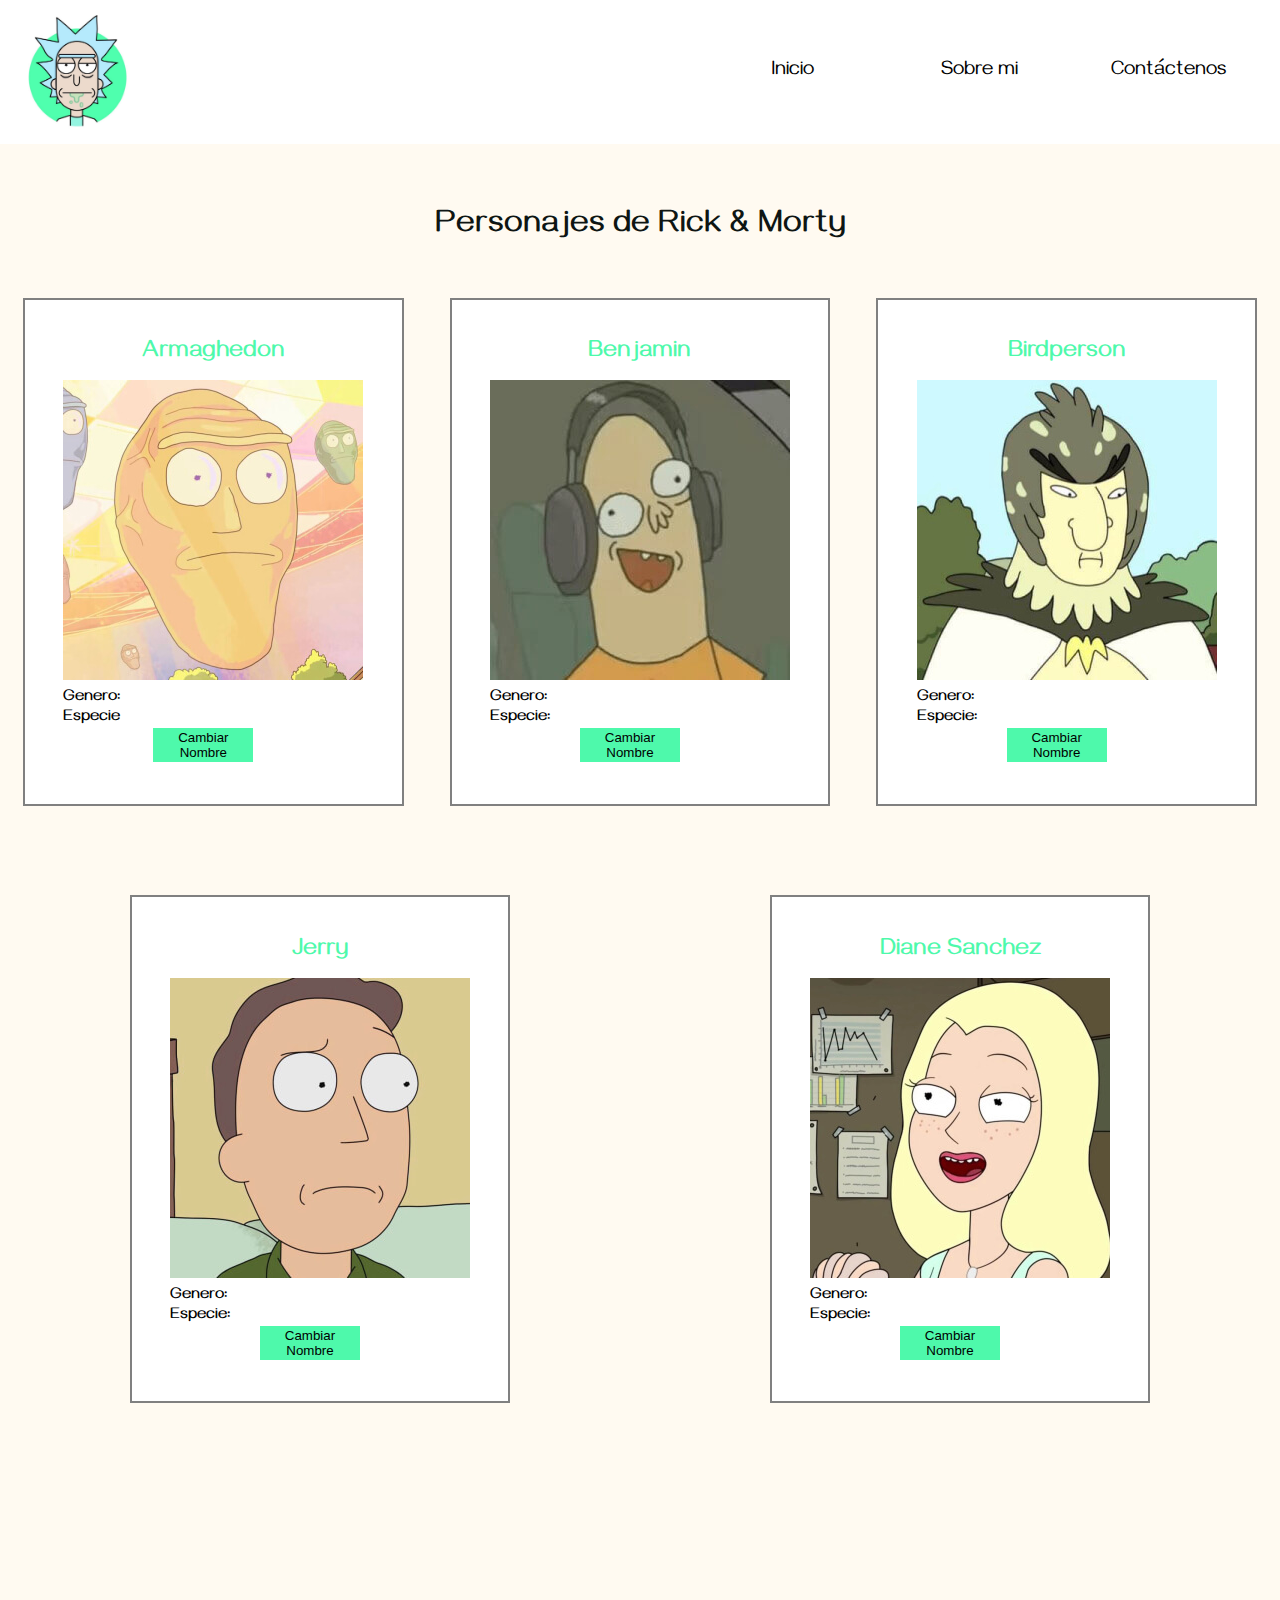
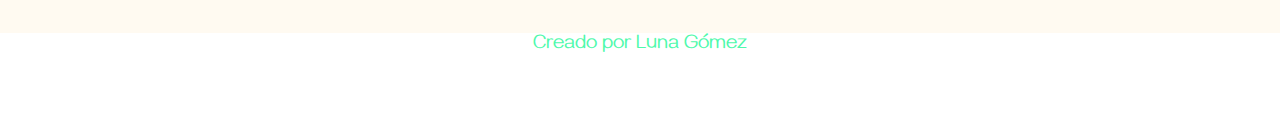
<file: index.html>
<!DOCTYPE html> 
<html lang="es">
<head>
    <meta charset="UTF-8">
    <meta name="viewport" content="width=device-width, initial-scale=1.0">
    <title>Rick & Morty</title>
    <link rel="shortcut icon" href="img/favicon2.jpg" type="image/x-icon">
    <link rel="stylesheet" href="style/style.css">
    <link href="https://fonts.googleapis.com/css2?family=Gayathri:wght@100&display=swap" rel="stylesheet"> 
    <link rel="stylesheet" href="https://use.fontawesome.com/releases/v5.14.0/css/all.css" integrity="sha384-HzLeBuhoNPvSl5KYnjx0BT+WB0QEEqLprO+NBkkk5gbc67FTaL7XIGa2w1L0Xbgc" crossorigin="anonymous">
</head>
<body>
    <nav class="main-menu">
       
            <img src="img/favicon2.jpg" alt="logo-menu" width="150px" class="img-logo-nav">
      
        <ul class="main-menu opt-menu">
            <li><a>Inicio</a></li>
            <li><a href="aboutMe.html">Sobre mi</a></li>
            <li><a href="contact.html">Contáctenos</a></li>
            <!--  -->
        </ul>
    </nav>
    <div class="cont-cards">
        <h1>Personajes de Rick & Morty</h1>
        <div class="cards">
            <article>
                <header>
                    <h2 id="titulo1">Armaghedon</h2>
                </header>
                <img src="img/arma.jpeg" alt="arma" width="300px">
                <p><b>Genero:</b></p>
                <p><b>Especie</b></p>
                <button onclick="cambiarNombre('titulo1')">Cambiar Nombre</button>
            </article>   
            <article>
                <header>
                    <h2 id="titulo2">Benjamin</h2>
                </header>
                <img src="img/Benjamin.jpeg" alt="arma" width="300px">
                <p><b>Genero: </b></p>
                <p><b>Especie: </b></p>
                <button onclick="cambiarNombre('titulo2')">Cambiar Nombre</button>
            </article>   
            <article>
                <header>
                    <h2 id="titulo3">Birdperson</h2>
                </header>
                <img src="img/Birdperson.jpeg" alt="arma" width="300px">
                <p><b>Genero:</b></p>
                <p><b>Especie:</b></p>
                <button onclick="cambiarNombre('titulo3')">Cambiar Nombre</button>
            </article>   
            <article>
                <header>
                    <h2 id="titulo4">Jerry</h2>
                </header>
                <img src="img/Jerry.jpeg" alt="arma" width="300px">
                <p><b>Genero:</b></p>
                <p><b>Especie:</b></p>
                <button onclick="cambiarNombre('titulo4')">Cambiar Nombre</button>
            </article>   
            <article>
                <header>
                    <h2 id="titulo5">Diane Sanchez</h2>
                </header>
                <img src="img/DianeSanchez.jpeg" alt="arma" width="300px">
                <p><b>Genero:</b></p>
                <p><b>Especie:</b></p>
                <button onclick="cambiarNombre('titulo5')">Cambiar Nombre</button>
            </article>   
        </div>
    </div>
    <footer>
       <p>Creado por Luna Gómez <i class="fas fa-dog"></i></p>

    </footer>
    <script src="js/script.js"></script>
</body>
</html>
</file>
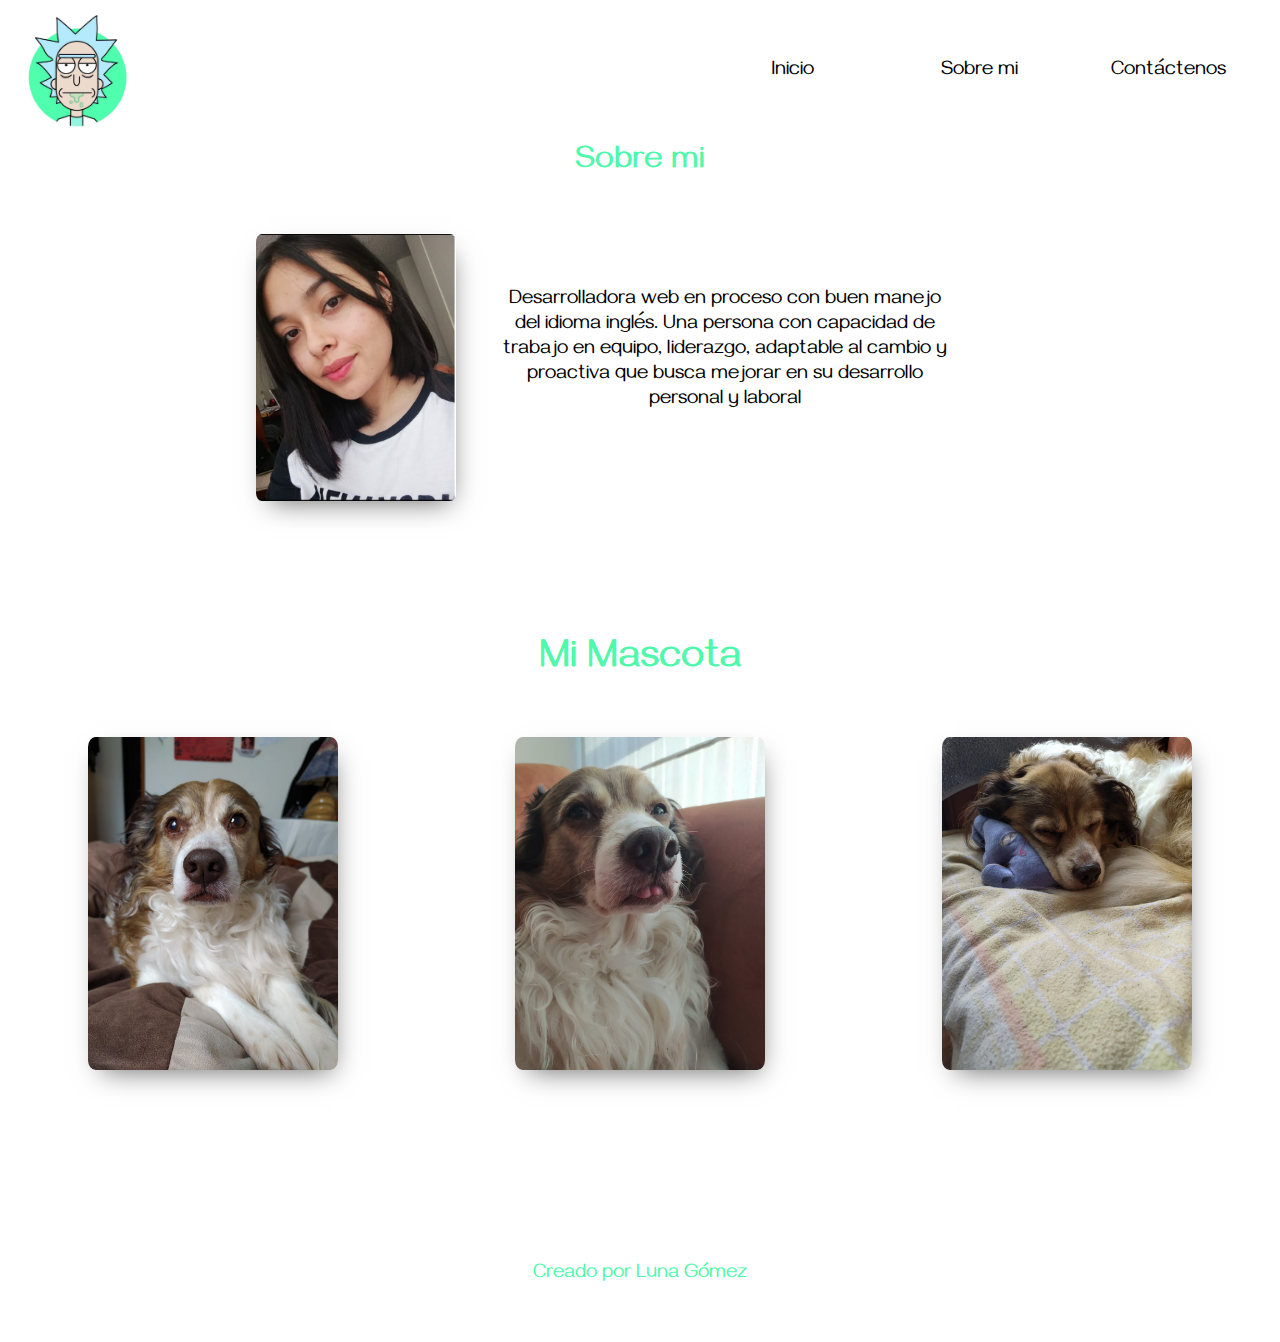
<file: aboutMe.html>
<!DOCTYPE html>
<html lang="en">
<head>
    <meta charset="UTF-8">
    <meta name="viewport" content="width=device-width, initial-scale=1.0">
    <title>Sobre Mi</title>
    <link rel="stylesheet" href="style/aboutMe.css">
    <link rel="shortcut icon" href="img/favicon2.jpg" type="image/x-icon">
    <link href="https://fonts.googleapis.com/css2?family=Gayathri:wght@100&display=swap" rel="stylesheet"> 
    <link rel="stylesheet" href="https://use.fontawesome.com/releases/v5.14.0/css/all.css" integrity="sha384-HzLeBuhoNPvSl5KYnjx0BT+WB0QEEqLprO+NBkkk5gbc67FTaL7XIGa2w1L0Xbgc" crossorigin="anonymous">
</head>
<body>
    <nav class="main-menu">
        <img src="img/favicon2.jpg" alt="logo-menu" width="150px" class="img-logo-nav">
        <ul class="main-menu opt-menu">
            <li><a href="index.html">Inicio</a></li>
            <li><a href="aboutMe.html">Sobre mi</a></li>
            <li><a href="contact.html">Contáctenos</a></li>
        </ul>
    </nav>
    <div class="cont-all">
        <header>
            <h1>Sobre mi</h1>
        </header>
        <section class="cards">
            <article>
                <div>
                    <img src="img/YO.jpg" alt="Yo" width="200px">
                </div>
                <p>Desarrolladora web en proceso con buen manejo del idioma inglés. Una persona con capacidad de trabajo en equipo, liderazgo, adaptable al cambio y proactiva que busca mejorar en su desarrollo personal y laboral</p>
            </article>
        </section>  
        <header>
            <h2>Mi Mascota</h2>
        </header>  
        <section class="cont-dog">
            <article>
                <img src="img/índice.jfif" alt="ducan1">
                <img src="img/perro1.jfif" alt="duncan2">
                <img src="img/perro2.jfif" alt="duncan3">
            </article>
        </section>
    </div>
    <footer>
        <p>Creado por Luna Gómez <i class="fas fa-dog"></i></p>
 
     </footer>
</body>
</html>
</file>
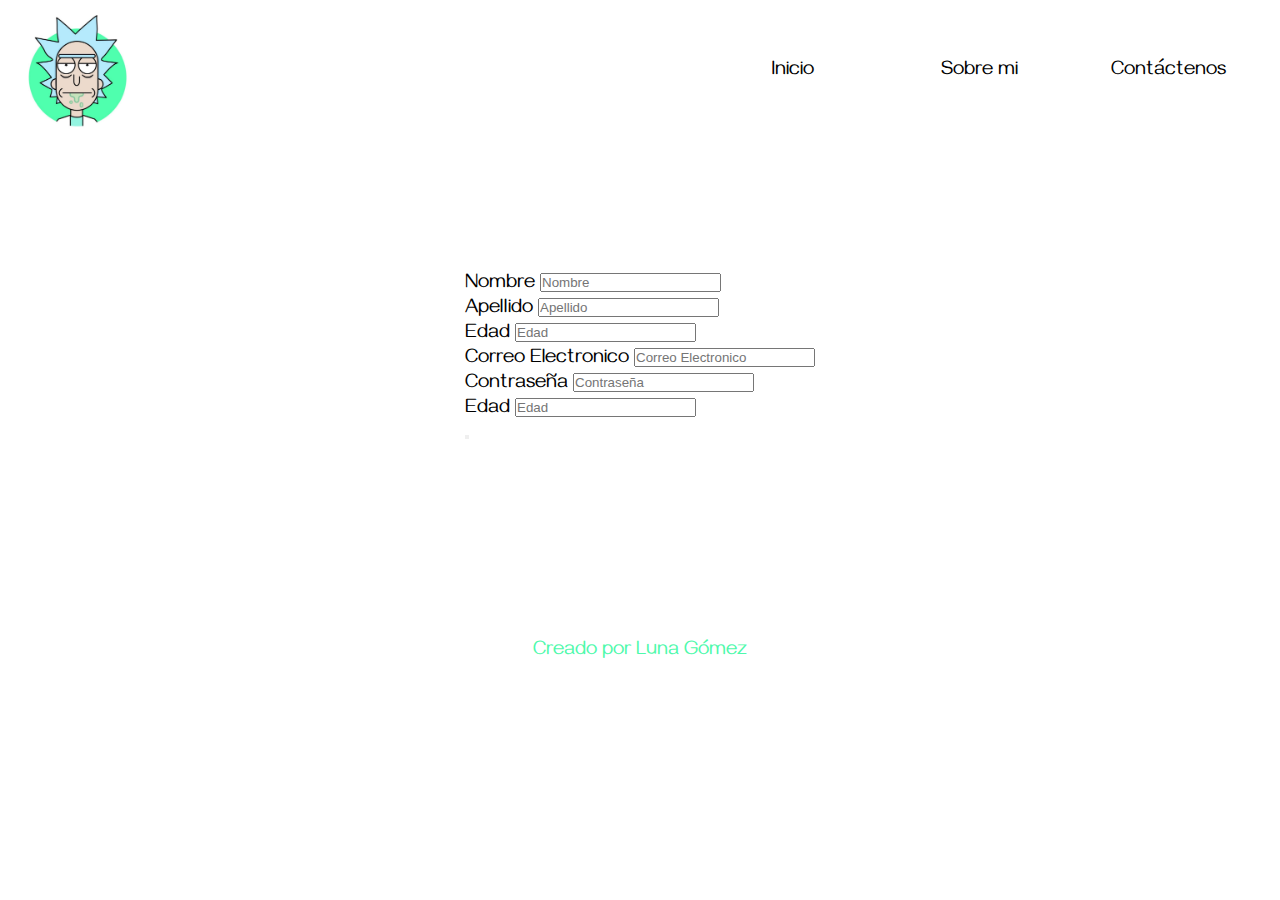
<file: contact.html>
<!DOCTYPE html>
<html lang="en">
<head>
    <meta charset="UTF-8">
    <meta name="viewport" content="width=device-width, initial-scale=1.0">
    <title>Formulario Contacto</title>
    <link rel="stylesheet" href="style/contac.css">
    <link rel="shortcut icon" href="img/favicon2.jpg" type="image/x-icon">
    <link href="https://fonts.googleapis.com/css2?family=Gayathri:wght@100&display=swap" rel="stylesheet"> 
    <link rel="stylesheet" href="https://use.fontawesome.com/releases/v5.14.0/css/all.css" integrity="sha384-HzLeBuhoNPvSl5KYnjx0BT+WB0QEEqLprO+NBkkk5gbc67FTaL7XIGa2w1L0Xbgc" crossorigin="anonymous">
</head>
<body>
    <nav class="main-menu">
        <img src="img/favicon2.jpg" alt="logo-menu" width="150px" class="img-logo-nav">
        <ul class="main-menu opt-menu">
            <li><a href="index.html">Inicio</a></li>
            <li><a href="aboutMe.html">Sobre mi</a></li>
            <li><a href="contact.html">Contáctenos</a></li>
        </ul>
    </nav>
    <div class="cont-form">
        <form action="POST">
            <div class="input-form">
                <label for="nombre"> Nombre</label>
                <input type="text" name="nombre" placeholder="Nombre">
            </div>
            <div>
                <label for="apellido">Apellido</label>
                <input type="text" placeholder="Apellido" name="apellido">
            </div>
            <div>
                <label for="edad">Edad</label>
                <input type="number" placeholder="Edad" name="edad">
            </div>
            <div>
                <label for="email">Correo Electronico</label>
                <input type="email" placeholder="Correo Electronico" name="email">
            </div>
            <div>
                <label for="Contrasena">Contraseña</label>
                <input type="number" placeholder="Contraseña" name="contrasena">
            </div>
            <div>
                <label for="edad">Edad</label>
                <input type="number" placeholder="Edad" name="edad">
            </div>
            <button type="submit"></button>
            
        </form>
    </div>
    <footer>
        <p>Creado por Luna Gómez <i class="fas fa-dog"></i></p>
 
     </footer>
</body>
</html>
</file>
<file: style/style.css>
*{
    margin: 0%;
    padding:0%;
}
body{
    font-family: 'Gayathri', sans-serif;
    background-color: #fffaf1;
}
/* .cont-img{
    height: 1000px;
    background-color: brown;
    display: flex;
    flex-direction: row;
    flex-wrap: nowrap;
    justify-content: center;
    align-items: flex-start;
} */
.main-menu{
    display: flex;
    align-items: center;
    justify-content: center;
    background-color: white;
    color: black;
    font-size: 20px;
}
.opt-menu{
    justify-content: flex-end;
    width: 90%;
}
.opt-menu li{
    list-style: none;
    width: 15%;
}
.opt-menu a{
    text-decoration: none;
    color: black;
}
.opt-menu a:hover{
    color: #4ef9ab;
    border-bottom: #4ef9ab 2px solid;
}
/* .cont-cards{
    display: flex;
 justify-content: center;
} */
.cont-cards h1{
    text-align: center;
    color: #0e1513;
    margin-top: 5%;
}
.cards{
    display: flex;
    justify-content: space-around;
    flex-wrap: wrap;
}

.cards article{
    padding: 3%;
    margin-top: 4% ;
    margin-bottom: 3%;
    background-color: white;
}
.cards h2{
    padding-bottom: 4%;
    text-align: center;
    color: #4ef9ab;
}

article{
    border: 2px gray solid;
}
button{
    width: 100px;
    margin-left: 30%;
    background-color: #4ef9ab;
    color: black;
    border: #4ef9ab 2px solid;
}
button:hover{
    background-color: white;
    border: 2px solid #4ef9ab;
    color: black;
}
footer{
    width: 100%;
    background-color: white;
    color:#4ef9ab;
    height: 80px;
    margin-top: 15%;
    font-size: 20px;
    text-align: center;
}
</file>
<file: style/aboutMe.css>
*{
    margin: 0;
    padding: 0;
}
body{
    font-family: 'Gayathri', sans-serif;
}
.main-menu{
    display: flex;
    align-items: center;
    justify-content: center;
    background-color: white;
    color: black;
    font-size: 20px;
}
.opt-menu{
    justify-content: flex-end;
    width: 90%;
}
.opt-menu li{
    list-style: none;
    width: 15%;
}
.opt-menu a{
    text-decoration: none;
    color: black;
}
.opt-menu a:hover{
    color: #4ef9ab;
    border-bottom: #4ef9ab 2px solid;
}
.cont-all h1{
    padding-bottom: 4%;
    text-align: center;
    color: #4ef9ab
}
.cont-all h2{
    padding-top: 10%;
    padding-bottom: 4%;
    text-align: center;
    color: #4ef9ab;
    font-size: 40px;
}
.cards article{
    display: flex;
    flex-direction: row;
    justify-items: center;
    width: 70%;
    flex-flow: wrap;
    
    margin-left: 20% ;
}
.cards img{
    border-radius: 3%;
    box-shadow: 4px 11px 26px -10px rgba(0,0,0,0.59);
}
.cards p{
    width: 50%;
    text-align: center;
    font-size: 20px;
    margin-left: 5%;
    margin-top: 6%;
}

.cont-dog article{
    display: flex;
    justify-content: space-around;
    flex-flow: wrap;
    margin-bottom: 4%;
}
.cont-dog img{
    width: 250px;
    border-radius: 3%;
    box-shadow: 4px 11px 26px -10px rgba(0,0,0,0.59);
}

footer{
    width: 100%;
    background-color: white;
    color:#4ef9ab;
    height: 80px;
    margin-top: 15%;
    font-size: 20px;
    text-align: center;
}
</file>
<file: style/contac.css>
*{
    margin: 0;
    padding: 0;
}
body{
    font-family: 'Gayathri', sans-serif;
}
.main-menu{
    display: flex;
    align-items: center;
    justify-content: center;
    background-color: white;
    color: black;
    font-size: 20px;
}
.opt-menu{
    justify-content: flex-end;
    width: 90%;
}
.opt-menu li{
    list-style: none;
    width: 15%;
}
.opt-menu a{
    text-decoration: none;
    color: black;
}
.opt-menu a:hover{
    color: #4ef9ab;
    border-bottom: #4ef9ab 2px solid;
}
.cont-form{
    display: flex;
    justify-content: center;
    font-size: 20px;
    margin-top: 10%;
}

footer{
    width: 100%;
    background-color: white;
    color:#4ef9ab;
    height: 80px;
    margin-top: 15%;
    font-size: 20px;
    text-align: center;
}
</file>
